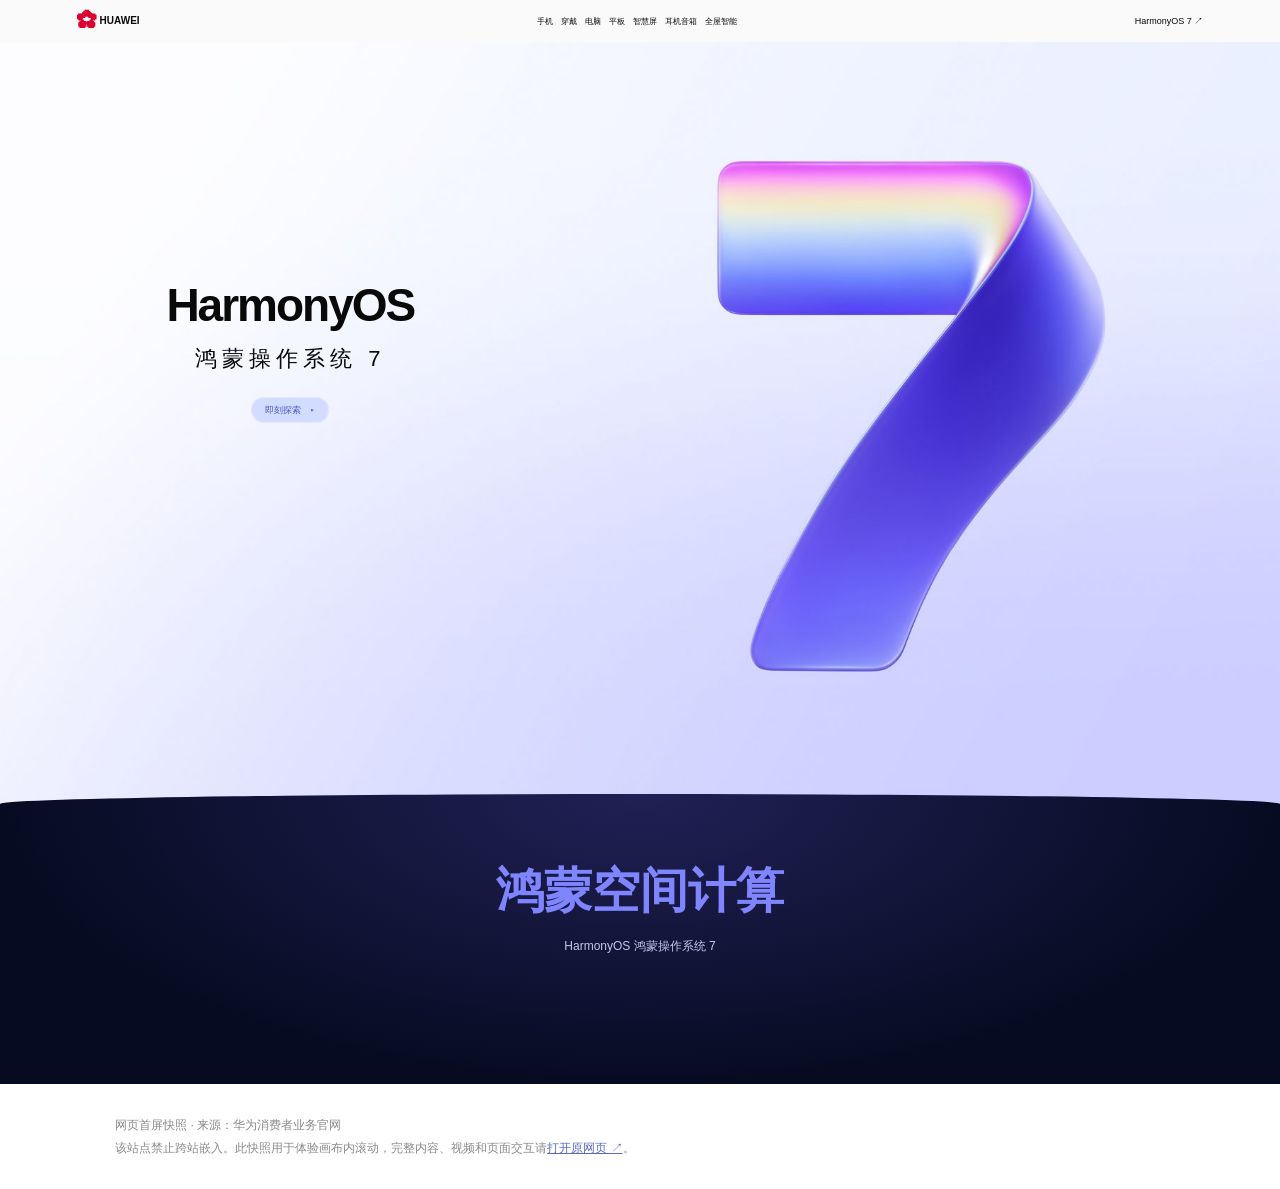
<file: Sources/MouseCompanion/CuppaCanvas/harmonyos-snapshot.html>
<!doctype html><html lang="zh-CN"><head><meta charset="utf-8"><meta name="viewport" content="width=device-width,initial-scale=1"><title>HarmonyOS 7 · 首屏快照</title><style>*{box-sizing:border-box}body{margin:0;font-family:Arial,"PingFang SC",sans-serif;color:#090909;background:#fff}nav{height:42px;padding:0 6%;display:flex;align-items:center;justify-content:space-between;font-size:9px;background:#fafafa}nav strong{font-size:10px}nav strong i{color:#dc0030;font-size:20px;font-style:normal;vertical-align:middle}nav a{color:inherit;text-decoration:none}nav span{font-size:8px}.hero{position:relative;aspect-ratio:1.68;overflow:hidden}.hero>img{width:100%;height:100%;object-fit:cover}.copy{position:absolute;top:31%;left:13%;text-align:center}.copy h1{margin:0;font-size:clamp(24px,5.6vw,46px);font-weight:600;letter-spacing:-2px}.copy p{font-size:clamp(12px,2.5vw,22px);letter-spacing:5px;margin:12px 0 25px}.copy a{font-size:9px;text-decoration:none;color:#4e56bf;background:#d2dcff;border:1px solid #e5eaff;border-radius:20px;padding:7px 13px}.next{min-height:290px;background:radial-gradient(ellipse at top,#202155,#070b22 70%);border-radius:50% 50% 0 0 / 10px 10px 0 0;margin-top:-10px;position:relative;padding:55px 24px 24px;text-align:center;color:#9aa3ff}.next h2{font-size:clamp(28px,6vw,48px);margin:10px 0;color:#7f84ff}.next p{color:#c5c8ed;font-size:12px;line-height:1.9}footer{padding:30px 9%;font-size:12px;color:#8a8a8a;line-height:1.9}footer a{color:#5b6ac5}</style></head><body><nav><strong><i>✿</i> HUAWEI</strong><span>手机　穿戴　电脑　平板　智慧屏　耳机音箱　全屋智能</span><a href="https://consumer.huawei.com/cn/harmonyos-7/" target="_blank" rel="noopener">HarmonyOS 7 ↗</a></nav><section class="hero"><img src="assets/harmonyos-hero.jpg" alt="华为 HarmonyOS 7 官网首屏图片"><div class="copy"><h1>HarmonyOS</h1><p>鸿蒙操作系统 7</p><a href="https://consumer.huawei.com/cn/harmonyos-7/" target="_blank" rel="noopener">即刻探索　▸</a></div></section><section class="next"><h2>鸿蒙空间计算</h2><p>HarmonyOS 鸿蒙操作系统 7</p></section><footer>网页首屏快照 · 来源：华为消费者业务官网<br>该站点禁止跨站嵌入。此快照用于体验画布内滚动，完整内容、视频和页面交互请<a href="https://consumer.huawei.com/cn/harmonyos-7/" target="_blank" rel="noopener">打开原网页 ↗</a>。</footer></body></html>
</file>
